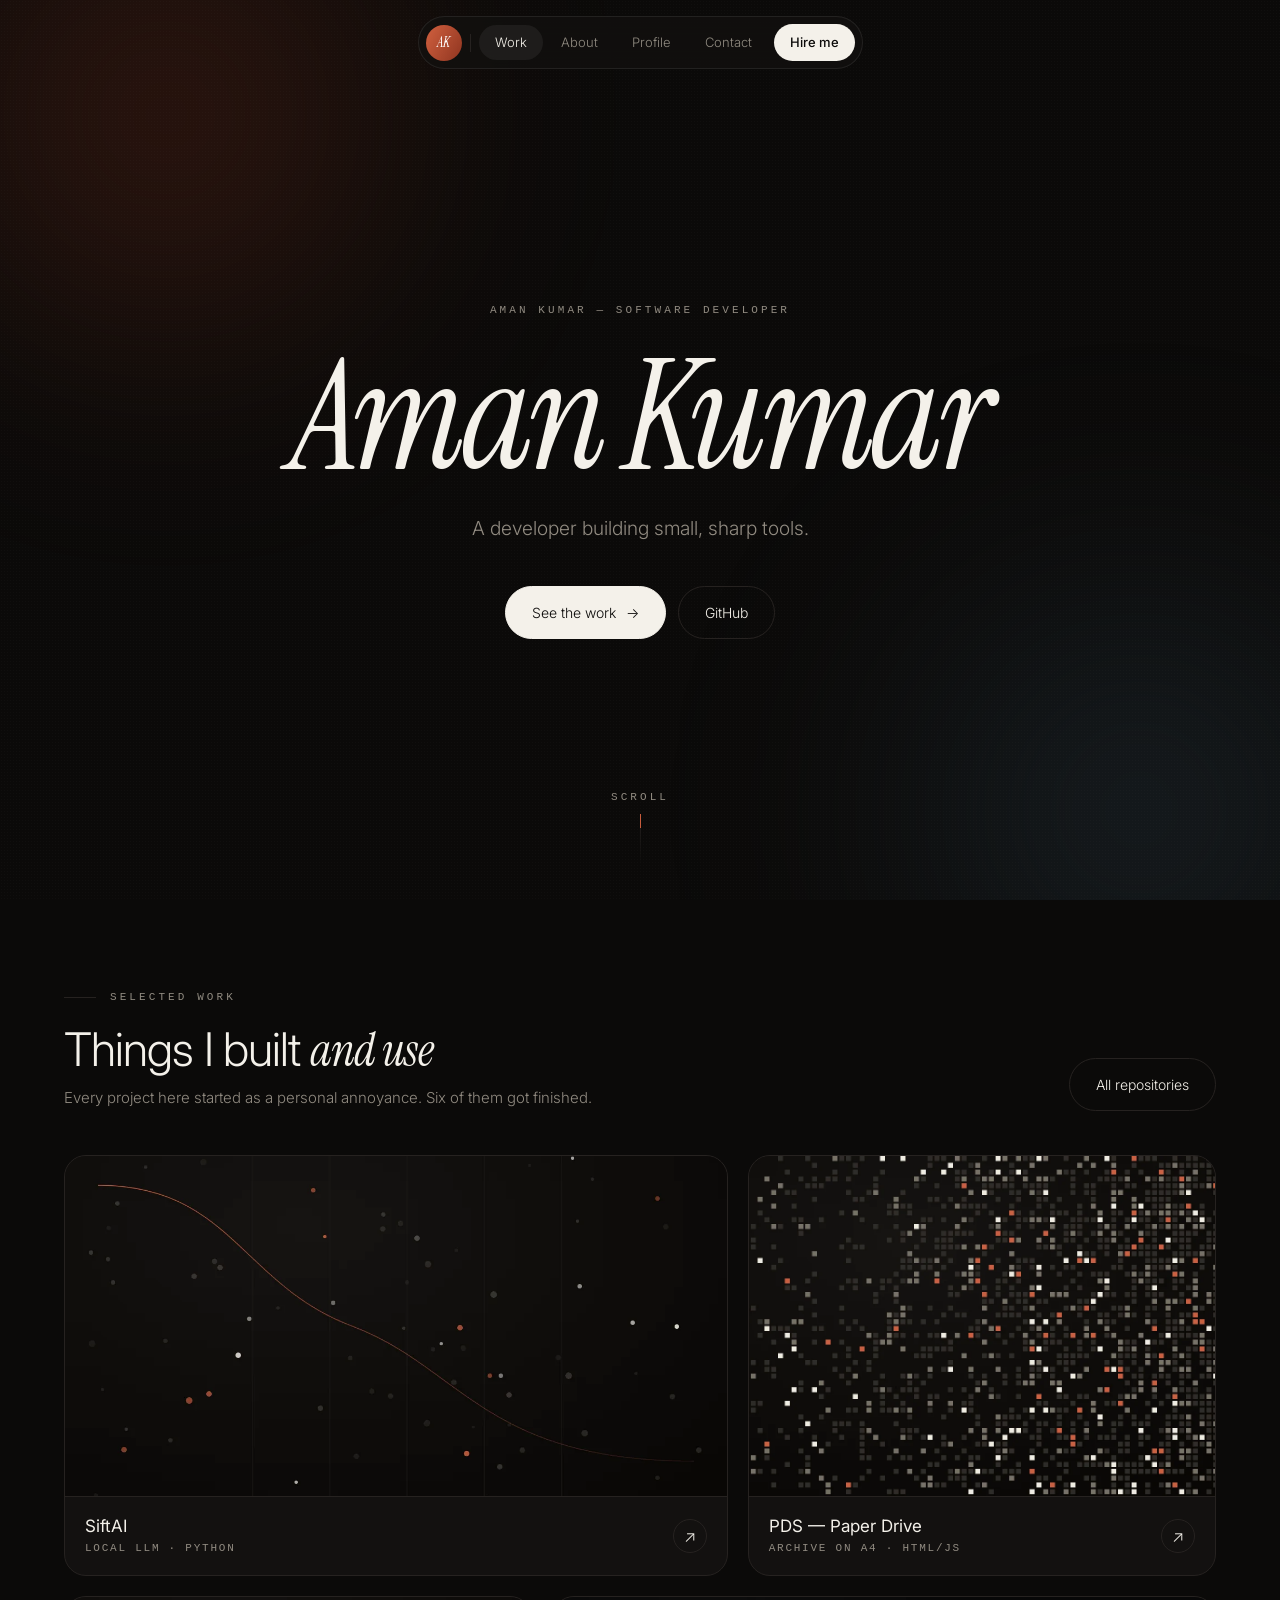
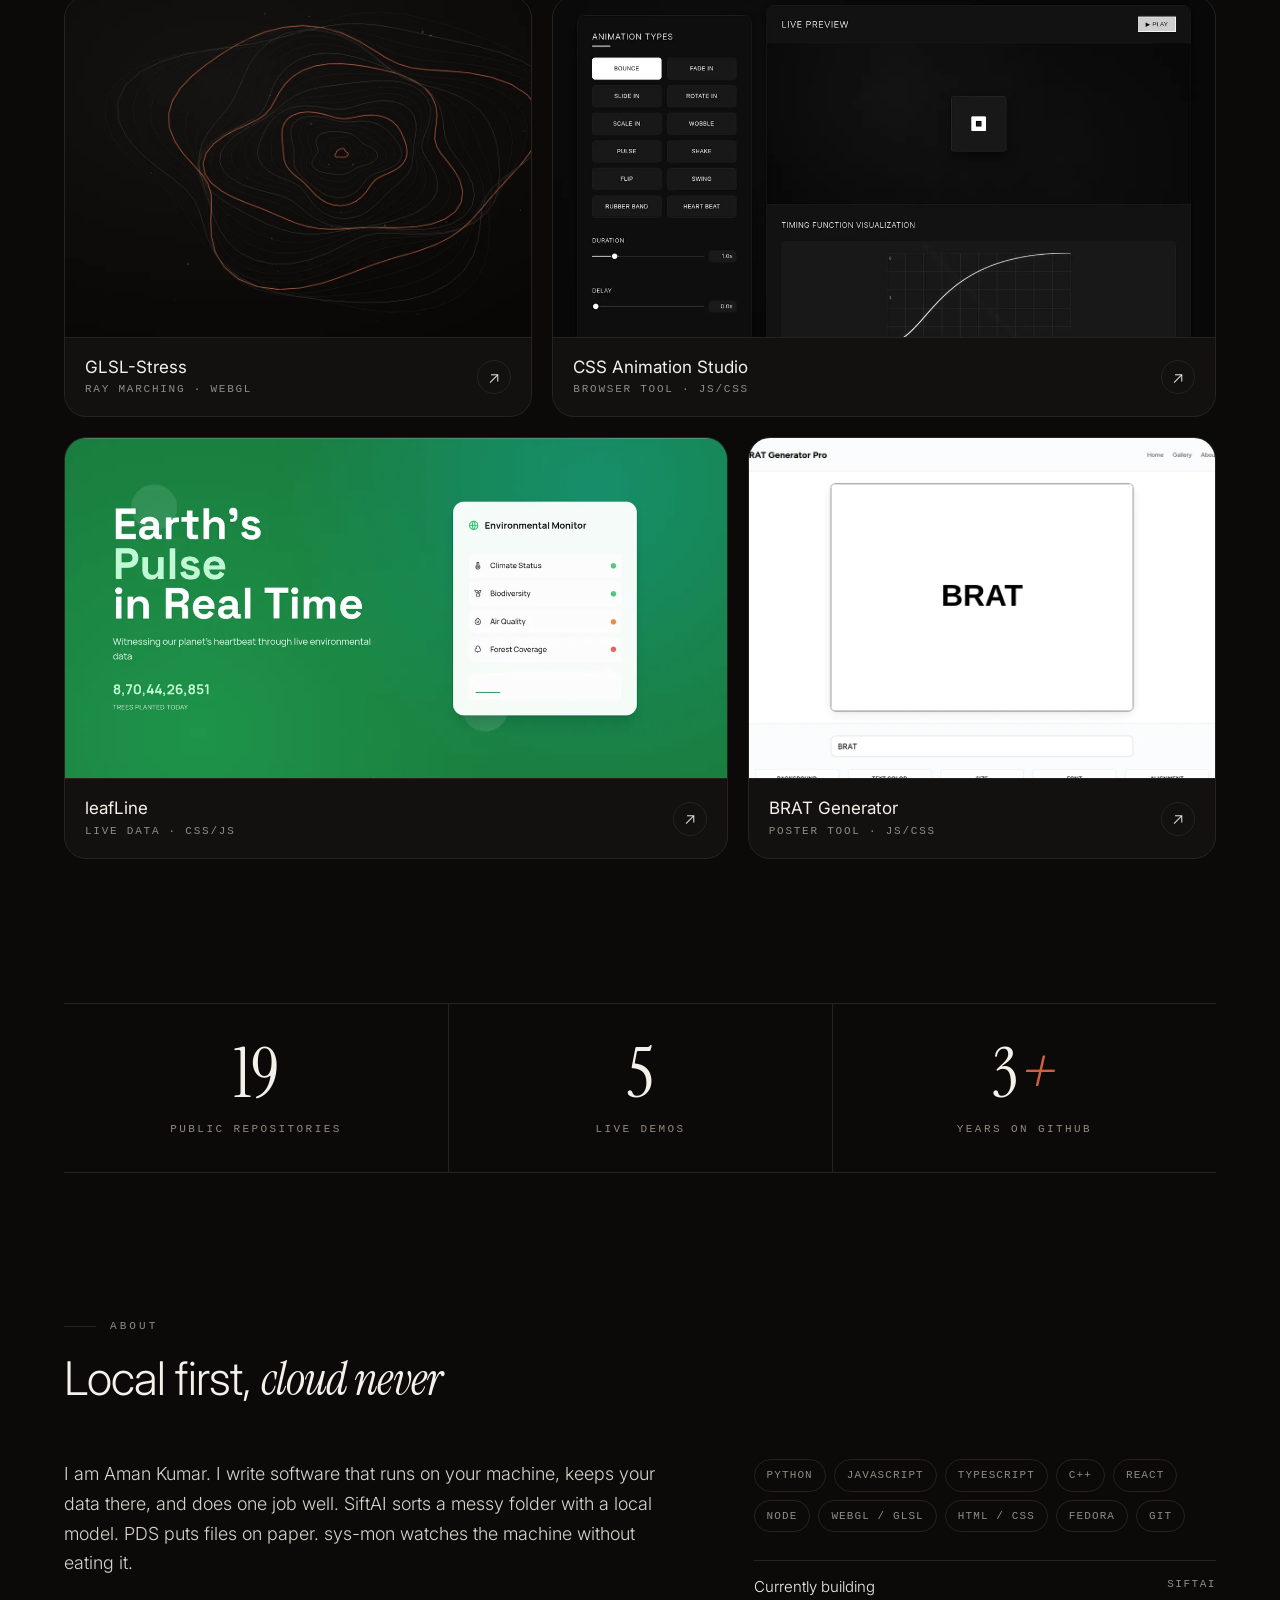
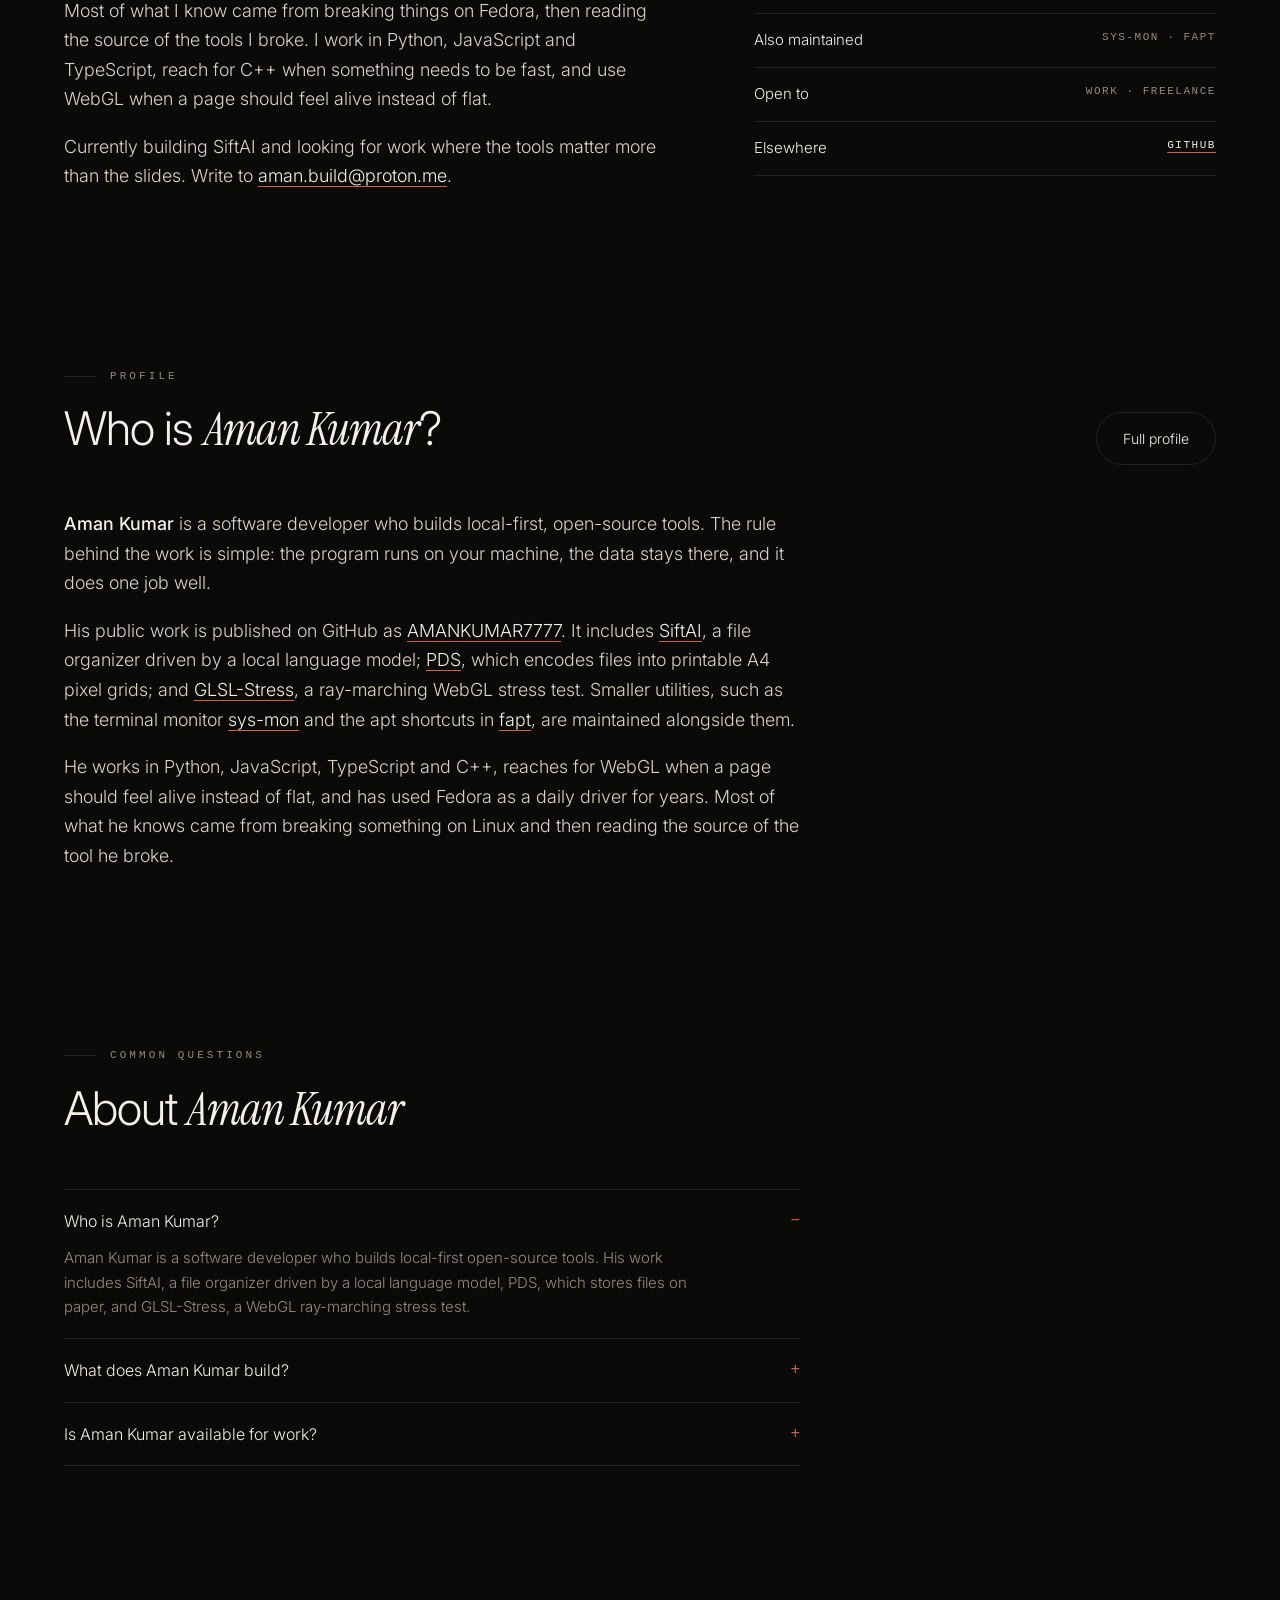
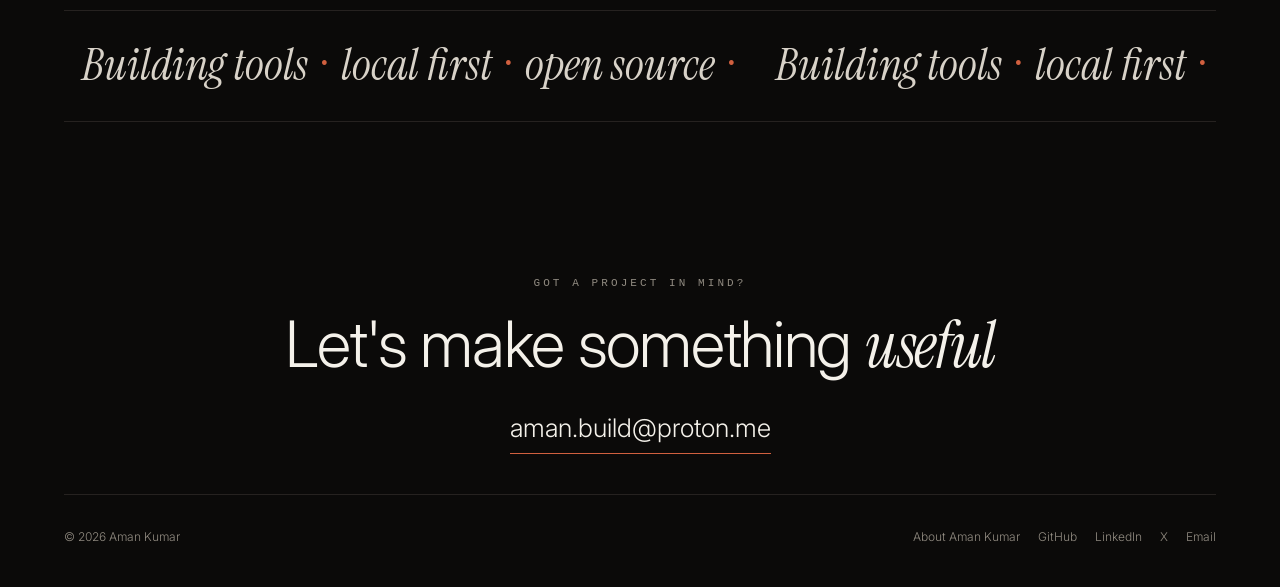
<file: index.html>
<!DOCTYPE html>
<html lang="en">
<head>
<meta charset="utf-8">
<meta name="viewport" content="width=device-width, initial-scale=1">

<title>Aman Kumar — Developer Building Local-First Tools</title>
<meta name="description" content="Aman Kumar is a developer who builds local-first open-source tools: SiftAI, PDS paper data storage, GLSL-Stress, sys-mon and fapt. Projects, writing and contact.">
<meta name="author" content="Aman Kumar">
<meta name="robots" content="index, follow, max-image-preview:large">
<link rel="canonical" href="https://amankumar7777.github.io/">
<link rel="icon" href="/favicon.svg" type="image/svg+xml">
<link rel="sitemap" href="/sitemap.xml" type="application/xml">
<link rel="preconnect" href="https://fonts.googleapis.com">
<link rel="preconnect" href="https://fonts.gstatic.com" crossorigin>
<link rel="stylesheet" href="/assets/style.css">

<meta property="og:type" content="profile">
<meta property="og:site_name" content="Aman Kumar">
<meta property="og:title" content="Aman Kumar — Developer Building Local-First Tools">
<meta property="og:description" content="Aman Kumar builds local-first open-source tools: SiftAI, PDS, GLSL-Stress, sys-mon and fapt.">
<meta property="og:url" content="https://amankumar7777.github.io/">
<meta property="og:image" content="https://amankumar7777.github.io/og.png">
<meta property="og:image:width" content="1200">
<meta property="og:image:height" content="630">
<meta property="og:image:alt" content="Aman Kumar — developer">
<meta property="og:locale" content="en_IN">
<meta property="profile:first_name" content="Aman">
<meta property="profile:last_name" content="Kumar">
<meta property="profile:username" content="AMANKUMAR7777">

<meta name="twitter:card" content="summary_large_image">
<meta name="twitter:creator" content="@AMANKUM49168830">
<meta name="twitter:title" content="Aman Kumar — Developer Building Local-First Tools">
<meta name="twitter:description" content="Aman Kumar builds local-first open-source tools: SiftAI, PDS, GLSL-Stress, sys-mon and fapt.">
<meta name="twitter:image" content="https://amankumar7777.github.io/og.png">
<meta name="theme-color" content="#0b0a09">

<script>document.documentElement.classList.add("js");</script>

<script type="application/ld+json">
{
  "@context": "https://schema.org",
  "@graph": [
    {
      "@type": "Person",
      "@id": "https://amankumar7777.github.io/#person",
      "name": "Aman Kumar",
      "givenName": "Aman",
      "familyName": "Kumar",
      "alternateName": ["AMANKUMAR7777", "aman kumar", "Aman Kumar 7777"],
      "disambiguatingDescription": "Developer of local-first open-source tools SiftAI, PDS and GLSL-Stress; known on GitHub as AMANKUMAR7777.",
      "url": "https://amankumar7777.github.io/",
      "mainEntityOfPage": "https://amankumar7777.github.io/",
      "image": "https://amankumar7777.github.io/og.png",
      "description": "Aman Kumar is a developer who builds focused open-source tools for the desktop and the browser.",
      "jobTitle": "Software Developer",
      "hasOccupation": {
        "@type": "Occupation",
        "name": "Software Developer",
        "skills": "Python, JavaScript, TypeScript, C++, WebGL, GLSL, Linux"
      },
      "knowsAbout": ["Python", "JavaScript", "TypeScript", "C++", "React", "Linux", "WebGL", "GLSL", "Large Language Models", "Web development"],
      "email": "mailto:aman.build@proton.me",
      "sameAs": [
        "https://github.com/AMANKUMAR7777",
        "https://www.linkedin.com/in/amankumar-builds/",
        "https://x.com/AMANKUM49168830"
      ]
    },
    {
      "@type": "WebSite",
      "@id": "https://amankumar7777.github.io/#website",
      "url": "https://amankumar7777.github.io/",
      "name": "Aman Kumar",
      "alternateName": "Aman Kumar — portfolio",
      "inLanguage": "en",
      "publisher": { "@id": "https://amankumar7777.github.io/#person" }
    },
    {
      "@type": "ProfilePage",
      "@id": "https://amankumar7777.github.io/#page",
      "url": "https://amankumar7777.github.io/",
      "name": "Aman Kumar — Developer Building Local-First Tools",
      "isPartOf": { "@id": "https://amankumar7777.github.io/#website" },
      "mainEntity": { "@id": "https://amankumar7777.github.io/#person" },
      "about": { "@id": "https://amankumar7777.github.io/#person" }
    },
    {
      "@type": "FAQPage",
      "@id": "https://amankumar7777.github.io/#faq",
      "mainEntity": [
        {
          "@type": "Question",
          "name": "Who is Aman Kumar?",
          "acceptedAnswer": {
            "@type": "Answer",
            "text": "Aman Kumar is a software developer who builds local-first open-source tools. His work includes SiftAI, a file organizer driven by a local language model, PDS, which stores files on paper, and GLSL-Stress, a WebGL ray-marching stress test."
          }
        },
        {
          "@type": "Question",
          "name": "What does Aman Kumar build?",
          "acceptedAnswer": {
            "@type": "Answer",
            "text": "Small desktop and browser tools that keep data on the user's machine. He works in Python, JavaScript, TypeScript and C++, and uses WebGL and GLSL for visual work. The public repositories are on GitHub as AMANKUMAR7777."
          }
        },
        {
          "@type": "Question",
          "name": "Is Aman Kumar available for work?",
          "acceptedAnswer": {
            "@type": "Answer",
            "text": "Yes. He is open to full-time roles and freelance work. Write to aman.build@proton.me."
          }
        }
      ]
    },
    {
      "@type": "ItemList",
      "@id": "https://amankumar7777.github.io/#work",
      "name": "Selected work by Aman Kumar",
      "itemListElement": [
        { "@type": "ListItem", "position": 1, "name": "SiftAI", "url": "https://github.com/AMANKUMAR7777/SiftAI" },
        { "@type": "ListItem", "position": 2, "name": "PDS — Paper Drive Storage", "url": "https://github.com/AMANKUMAR7777/PDS-Paper-Drive-Storage-" },
        { "@type": "ListItem", "position": 3, "name": "GLSL-Stress", "url": "https://glsl-stress.vercel.app" },
        { "@type": "ListItem", "position": 4, "name": "CSS Animation Studio", "url": "https://css-animation-studio-seven.vercel.app" },
        { "@type": "ListItem", "position": 5, "name": "leafLine", "url": "https://leaf-line.vercel.app" },
        { "@type": "ListItem", "position": 6, "name": "BRAT Generator", "url": "https://brat-generator-ashen.vercel.app" }
      ]
    }
  ]
}
</script>
</head>
<body>

<div class="nav-wrap">
  <nav class="nav" aria-label="Primary">
    <a class="nav__logo" href="#top" aria-label="Aman Kumar — top of page">AK</a>
    <span class="nav__div" aria-hidden="true"></span>
    <a class="nav__link" href="#work">Work</a>
    <a class="nav__link" href="#about">About</a>
    <a class="nav__link nav__link--desktop" href="/about.html">Profile</a>
    <a class="nav__link nav__link--desktop" href="#contact">Contact</a>
    <a class="nav__cta" href="mailto:aman.build@proton.me">Hire me</a>
  </nav>
</div>

<header class="hero" id="top">
  <div class="hero__glow hero__glow--a" aria-hidden="true"></div>
  <div class="hero__glow hero__glow--b" aria-hidden="true"></div>
  <div class="hero__grain" aria-hidden="true"></div>

  <div class="hero__inner">
    <p class="mono hero__eyebrow">Aman Kumar — software developer</p>
    <h1>Aman Kumar</h1>
    <p class="hero__role">A <span data-role>developer</span> building small, sharp tools.</p>
    <div class="hero__actions">
      <a class="btn btn--solid" href="#work">See the work <span class="btn__arrow" aria-hidden="true">→</span></a>
      <a class="btn btn--ghost" href="https://github.com/AMANKUMAR7777">GitHub</a>
    </div>
  </div>

  <a class="hero__scroll" href="#work" aria-label="Scroll to work">
    <span class="mono">Scroll</span>
    <span class="hero__scroll-line" aria-hidden="true"></span>
  </a>
</header>

<main>

  <section class="section" id="work">
    <div class="shell">
      <div class="sec-head reveal">
        <div>
          <div class="sec-head__eyebrow">
            <span class="sec-head__rule" aria-hidden="true"></span>
            <span class="mono">Selected work</span>
          </div>
          <h2>Things I built <em>and use</em></h2>
          <p>Every project here started as a personal annoyance. Six of them got finished.</p>
        </div>
        <a class="btn btn--ghost" href="https://github.com/AMANKUMAR7777?tab=repositories">All repositories</a>
      </div>

      <div class="work-grid">
        <a class="card card--wide reveal" href="https://github.com/AMANKUMAR7777/SiftAI">
          <span class="card__media">
            <img src="/assets/siftai.webp" alt="SiftAI — file organizer driven by a local LLM" width="1200" height="750" loading="lazy" decoding="async">
          </span>
          <span class="card__body">
            <span>
              <span class="card__title">SiftAI</span>
              <span class="card__meta">Local LLM · Python</span>
            </span>
            <span class="card__go" aria-hidden="true">↗</span>
          </span>
        </a>

        <a class="card card--narrow reveal" href="https://github.com/AMANKUMAR7777/PDS-Paper-Drive-Storage-">
          <span class="card__media">
            <img src="/assets/pds.webp" alt="PDS — paper data storage pixel grid" width="1200" height="750" loading="lazy" decoding="async">
          </span>
          <span class="card__body">
            <span>
              <span class="card__title">PDS — Paper Drive</span>
              <span class="card__meta">Archive on A4 · HTML/JS</span>
            </span>
            <span class="card__go" aria-hidden="true">↗</span>
          </span>
        </a>

        <a class="card card--narrow reveal" href="https://glsl-stress.vercel.app">
          <span class="card__media">
            <img src="/assets/glsl.webp" alt="Ray-marched contour field rendered by GLSL-Stress" width="1200" height="750" loading="lazy" decoding="async">
          </span>
          <span class="card__body">
            <span>
              <span class="card__title">GLSL-Stress</span>
              <span class="card__meta">Ray marching · WebGL</span>
            </span>
            <span class="card__go" aria-hidden="true">↗</span>
          </span>
        </a>

        <a class="card card--wide reveal" href="https://css-animation-studio-seven.vercel.app">
          <span class="card__media">
            <img src="/assets/css-animation-studio.webp" alt="CSS Animation Studio interface with live preview and timing curve" width="1200" height="750" loading="lazy" decoding="async">
          </span>
          <span class="card__body">
            <span>
              <span class="card__title">CSS Animation Studio</span>
              <span class="card__meta">Browser tool · JS/CSS</span>
            </span>
            <span class="card__go" aria-hidden="true">↗</span>
          </span>
        </a>

        <a class="card card--wide reveal" href="https://leaf-line.vercel.app">
          <span class="card__media">
            <img src="/assets/leaf-line.webp" alt="leafLine landing page showing live environmental data" width="1200" height="750" loading="lazy" decoding="async">
          </span>
          <span class="card__body">
            <span>
              <span class="card__title">leafLine</span>
              <span class="card__meta">Live data · CSS/JS</span>
            </span>
            <span class="card__go" aria-hidden="true">↗</span>
          </span>
        </a>

        <a class="card card--narrow reveal" href="https://brat-generator-ashen.vercel.app">
          <span class="card__media">
            <img src="/assets/brat-generator.webp" alt="BRAT Generator Pro — a poster tool with live text preview" width="1200" height="750" loading="lazy" decoding="async">
          </span>
          <span class="card__body">
            <span>
              <span class="card__title">BRAT Generator</span>
              <span class="card__meta">Poster tool · JS/CSS</span>
            </span>
            <span class="card__go" aria-hidden="true">↗</span>
          </span>
        </a>
      </div>
    </div>
  </section>

  <section class="section section--tight">
    <div class="shell">
      <div class="stats">
        <div class="stat reveal">
          <span class="stat__num"><span data-count="20">20</span></span>
          <span class="stat__label">Public repositories</span>
        </div>
        <div class="stat reveal">
          <span class="stat__num"><span data-count="5">5</span></span>
          <span class="stat__label">Live demos</span>
        </div>
        <div class="stat reveal">
          <span class="stat__num"><span data-count="3">3</span><em>+</em></span>
          <span class="stat__label">Years on GitHub</span>
        </div>
      </div>
    </div>
  </section>

  <section class="section" id="about">
    <div class="shell">
      <div class="sec-head reveal">
        <div>
          <div class="sec-head__eyebrow">
            <span class="sec-head__rule" aria-hidden="true"></span>
            <span class="mono">About</span>
          </div>
          <h2>Local first, <em>cloud never</em></h2>
        </div>
      </div>

      <div class="about">
        <div class="reveal">
          <p>
            I am Aman Kumar. I write software that runs on your machine, keeps your data there, and
            does one job well. SiftAI sorts a messy folder with a local model. PDS puts files on
            paper. sys-mon watches the machine without eating it.
          </p>
          <p>
            Most of what I know came from breaking things on Fedora, then reading the source of the
            tools I broke. I work in Python, JavaScript and TypeScript, reach for C++ when something
            needs to be fast, and use WebGL when a page should feel alive instead of flat.
          </p>
          <p>
            Currently building SiftAI and looking for work where the tools matter more than the
            slides. Write to <a href="mailto:aman.build@proton.me">aman.build@proton.me</a>.
          </p>
        </div>

        <div class="reveal">
          <ul class="chips" aria-label="Languages and tools">
            <li class="chip">Python</li>
            <li class="chip">JavaScript</li>
            <li class="chip">TypeScript</li>
            <li class="chip">C++</li>
            <li class="chip">React</li>
            <li class="chip">Node</li>
            <li class="chip">WebGL / GLSL</li>
            <li class="chip">HTML / CSS</li>
            <li class="chip">Fedora</li>
            <li class="chip">Git</li>
          </ul>

          <ul class="now-list" style="margin-top: 28px">
            <li><span>Currently building</span><span>SiftAI</span></li>
            <li><span>Also maintained</span><span>sys-mon · fapt</span></li>
            <li><span>Open to</span><span>Work · freelance</span></li>
            <li><span>Elsewhere</span><span><a href="https://github.com/AMANKUMAR7777">GitHub</a></span></li>
          </ul>
        </div>
      </div>
    </div>
  </section>

  <section class="section" id="profile">
    <div class="shell">
      <div class="sec-head reveal">
        <div>
          <div class="sec-head__eyebrow">
            <span class="sec-head__rule" aria-hidden="true"></span>
            <span class="mono">Profile</span>
          </div>
          <h2>Who is <em>Aman Kumar</em>?</h2>
        </div>
        <a class="btn btn--ghost" href="/about.html">Full profile</a>
      </div>

      <div class="prose reveal">
        <p>
          <strong>Aman Kumar</strong> is a software developer who builds local-first, open-source
          tools. The rule behind the work is simple: the program runs on your machine, the data
          stays there, and it does one job well.
        </p>
        <p>
          His public work is published on GitHub as
          <a href="https://github.com/AMANKUMAR7777">AMANKUMAR7777</a>. It includes
          <a href="https://github.com/AMANKUMAR7777/SiftAI">SiftAI</a>, a file organizer driven by a
          local language model; <a href="https://github.com/AMANKUMAR7777/PDS-Paper-Drive-Storage-">PDS</a>,
          which encodes files into printable A4 pixel grids; and
          <a href="https://glsl-stress.vercel.app">GLSL-Stress</a>, a ray-marching WebGL stress test.
          Smaller utilities, such as the terminal monitor
          <a href="https://github.com/AMANKUMAR7777/sys-mon">sys-mon</a> and the apt shortcuts in
          <a href="https://github.com/AMANKUMAR7777/fapt">fapt</a>, are maintained alongside them.
        </p>
        <p>
          He works in Python, JavaScript, TypeScript and C++, reaches for WebGL when a page should
          feel alive instead of flat, and has used Fedora as a daily driver for years. Most of what
          he knows came from breaking something on Linux and then reading the source of the tool he
          broke.
        </p>
      </div>
    </div>
  </section>

  <section class="section" id="faq">
    <div class="shell">
      <div class="sec-head reveal">
        <div>
          <div class="sec-head__eyebrow">
            <span class="sec-head__rule" aria-hidden="true"></span>
            <span class="mono">Common questions</span>
          </div>
          <h2>About <em>Aman Kumar</em></h2>
        </div>
      </div>

      <div class="faq reveal">
        <details class="faq__item" open>
          <summary class="faq__q">Who is Aman Kumar?</summary>
          <p class="faq__a">
            Aman Kumar is a software developer who builds local-first open-source tools. His work
            includes SiftAI, a file organizer driven by a local language model, PDS, which stores
            files on paper, and GLSL-Stress, a WebGL ray-marching stress test.
          </p>
        </details>
        <details class="faq__item">
          <summary class="faq__q">What does Aman Kumar build?</summary>
          <p class="faq__a">
            Small desktop and browser tools that keep data on the user's machine. He works in
            Python, JavaScript, TypeScript and C++, and uses WebGL and GLSL for visual work. The
            public repositories are on GitHub as
            <a href="https://github.com/AMANKUMAR7777">AMANKUMAR7777</a>.
          </p>
        </details>
        <details class="faq__item">
          <summary class="faq__q">Is Aman Kumar available for work?</summary>
          <p class="faq__a">
            Yes. He is open to full-time roles and freelance work. Write to
            <a href="mailto:aman.build@proton.me">aman.build@proton.me</a>.
          </p>
        </details>
      </div>
    </div>
  </section>

  <section class="section section--tight">
    <div class="shell">
      <div class="marquee" aria-hidden="true">
        <div class="marquee__track">
          <span>Building tools <i>·</i> local first <i>·</i> open source <i>·</i></span>
          <span>Building tools <i>·</i> local first <i>·</i> open source <i>·</i></span>
        </div>
      </div>
    </div>
  </section>

  <section class="contact" id="contact">
    <div class="shell">
      <p class="mono contact__eyebrow">Got a project in mind?</p>
      <h2>Let's make something <em>useful</em></h2>
      <a class="contact__mail" href="mailto:aman.build@proton.me">aman.build@proton.me</a>
    </div>
  </section>

</main>

<footer>
  <div class="shell">
    <div class="foot">
      <span>© <span data-year>2026</span> Aman Kumar</span>
      <ul class="foot__links">
        <li><a href="/about.html">About Aman Kumar</a></li>
        <li><a rel="me" href="https://github.com/AMANKUMAR7777">GitHub</a></li>
        <li><a rel="me" href="https://www.linkedin.com/in/amankumar-builds/">LinkedIn</a></li>
        <li><a rel="me" href="https://x.com/AMANKUM49168830">X</a></li>
        <li><a href="mailto:aman.build@proton.me">Email</a></li>
      </ul>
    </div>
  </div>
</footer>

<script src="/assets/main.js" defer></script>
</body>
</html>
</file>
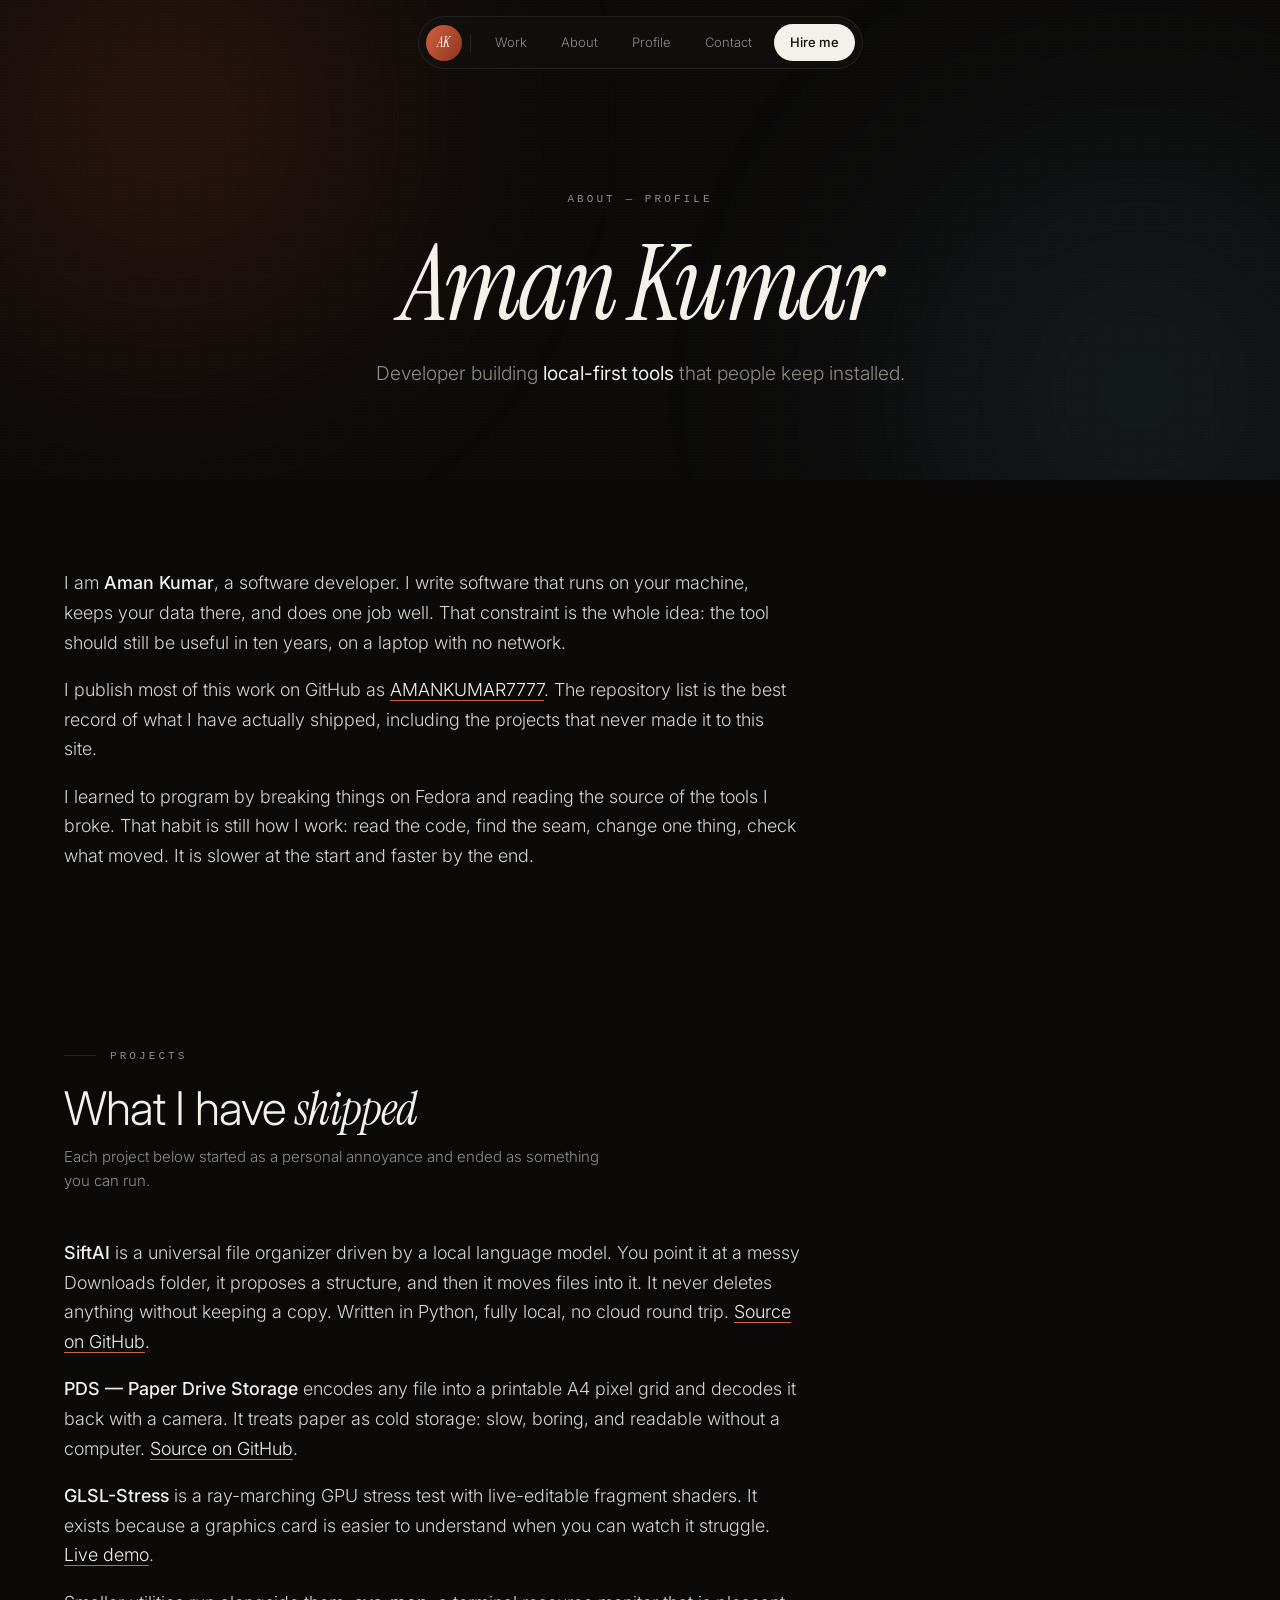
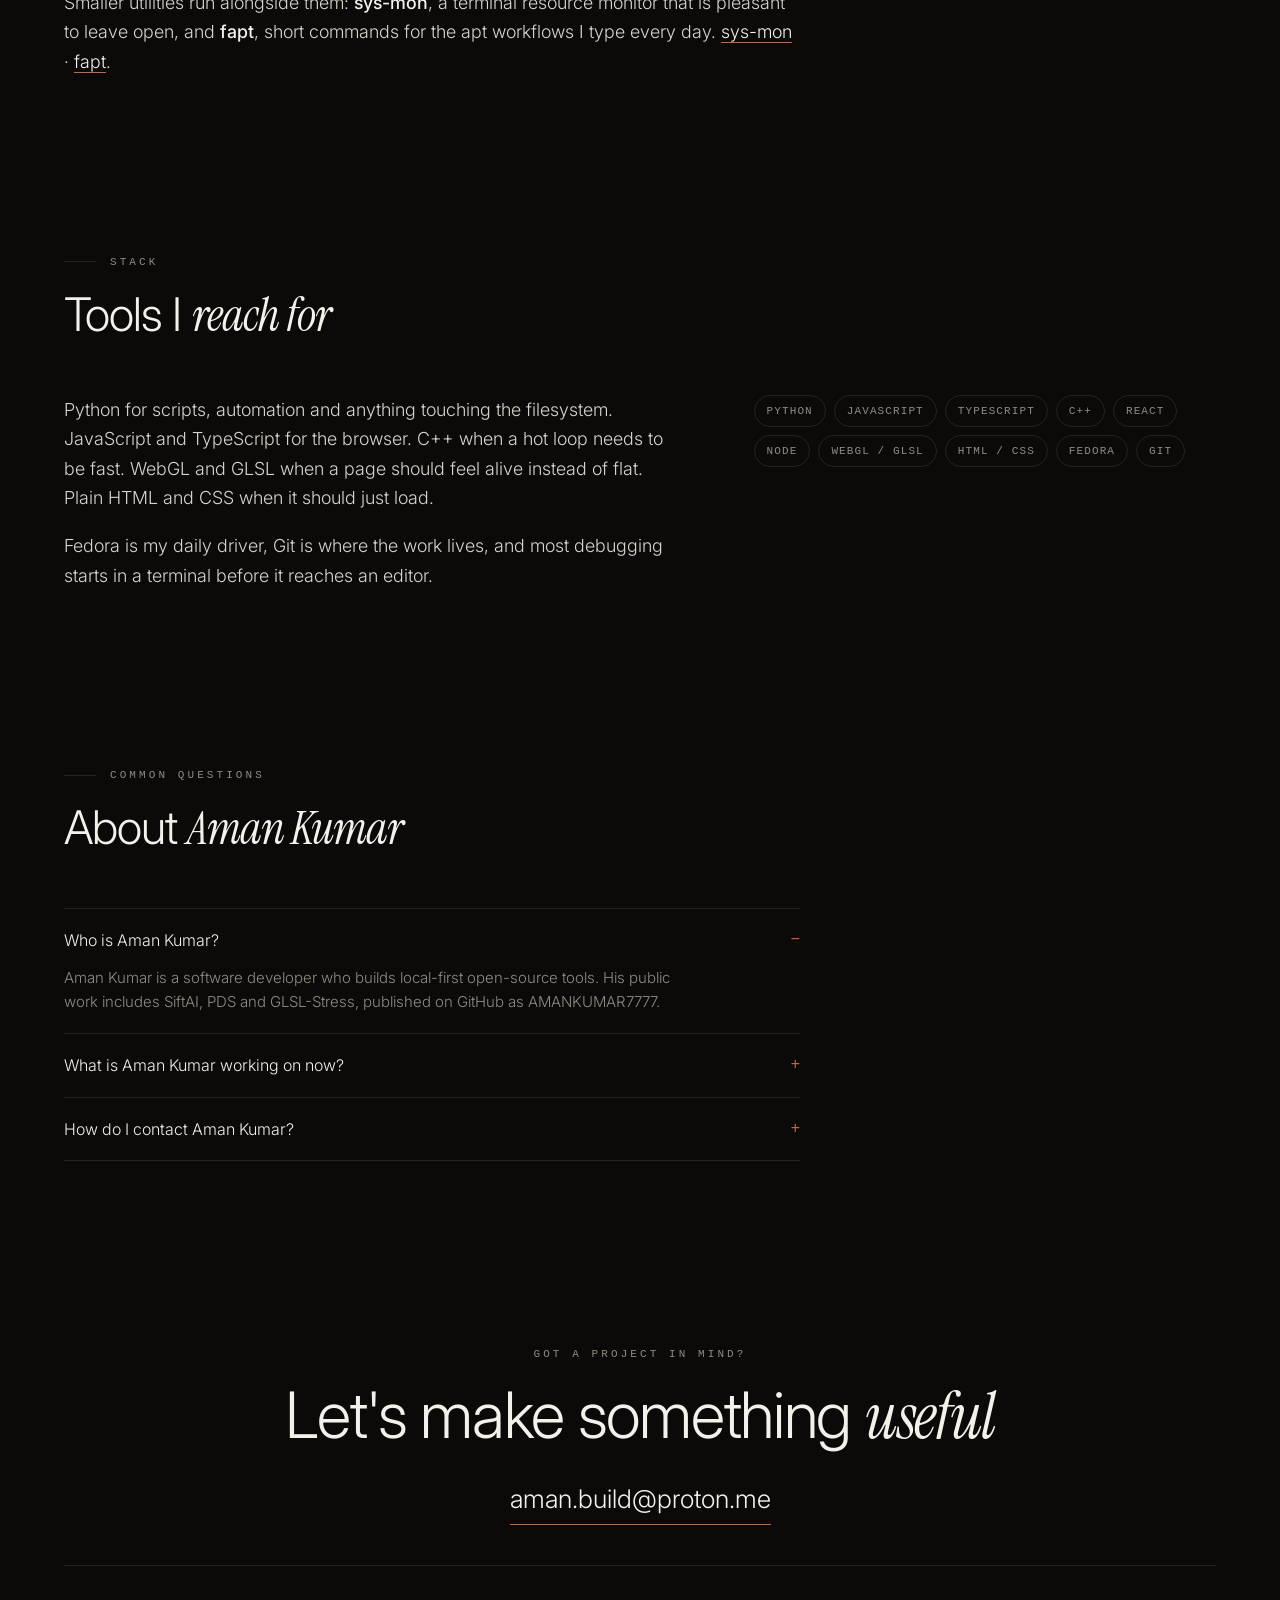
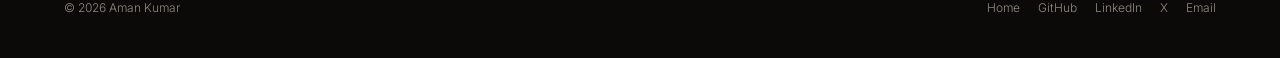
<file: about.html>
<!DOCTYPE html>
<html lang="en">
<head>
<meta charset="utf-8">
<meta name="viewport" content="width=device-width, initial-scale=1">

<title>About Aman Kumar — Developer, Projects and Background</title>
<meta name="description" content="About Aman Kumar, a developer who builds local-first open-source tools. Background, projects including SiftAI and PDS, the stack he works in, and how to get in touch.">
<meta name="author" content="Aman Kumar">
<meta name="robots" content="index, follow, max-image-preview:large">
<link rel="canonical" href="https://amankumar7777.github.io/about.html">
<link rel="icon" href="/favicon.svg" type="image/svg+xml">
<link rel="sitemap" href="/sitemap.xml" type="application/xml">
<link rel="preconnect" href="https://fonts.googleapis.com">
<link rel="preconnect" href="https://fonts.gstatic.com" crossorigin>
<link rel="stylesheet" href="/assets/style.css">

<meta property="og:type" content="profile">
<meta property="og:site_name" content="Aman Kumar">
<meta property="og:title" content="About Aman Kumar — Developer">
<meta property="og:description" content="Background, projects and stack of Aman Kumar, a developer building local-first open-source tools.">
<meta property="og:url" content="https://amankumar7777.github.io/about.html">
<meta property="og:image" content="https://amankumar7777.github.io/og.png">
<meta property="og:image:alt" content="Aman Kumar — developer">
<meta property="profile:first_name" content="Aman">
<meta property="profile:last_name" content="Kumar">

<meta name="twitter:card" content="summary_large_image">
<meta name="twitter:creator" content="@AMANKUM49168830">
<meta name="twitter:title" content="About Aman Kumar — Developer">
<meta name="twitter:description" content="Background, projects and stack of Aman Kumar, a developer building local-first open-source tools.">
<meta name="twitter:image" content="https://amankumar7777.github.io/og.png">
<meta name="theme-color" content="#0b0a09">

<script>document.documentElement.classList.add("js");</script>

<script type="application/ld+json">
{
  "@context": "https://schema.org",
  "@graph": [
    {
      "@type": "Person",
      "@id": "https://amankumar7777.github.io/#person",
      "name": "Aman Kumar",
      "givenName": "Aman",
      "familyName": "Kumar",
      "alternateName": ["AMANKUMAR7777", "aman kumar"],
      "url": "https://amankumar7777.github.io/",
      "image": "https://amankumar7777.github.io/og.png",
      "description": "Aman Kumar is a developer who builds local-first open-source tools for the desktop and the browser.",
      "jobTitle": "Software Developer",
      "knowsAbout": ["Python", "JavaScript", "TypeScript", "C++", "React", "Linux", "WebGL", "GLSL"],
      "email": "mailto:aman.build@proton.me",
      "sameAs": [
        "https://github.com/AMANKUMAR7777",
        "https://www.linkedin.com/in/amankumar-builds/",
        "https://x.com/AMANKUM49168830"
      ]
    },
    {
      "@type": "WebSite",
      "@id": "https://amankumar7777.github.io/#website",
      "url": "https://amankumar7777.github.io/",
      "name": "Aman Kumar",
      "inLanguage": "en",
      "publisher": { "@id": "https://amankumar7777.github.io/#person" }
    },
    {
      "@type": "AboutPage",
      "@id": "https://amankumar7777.github.io/about.html#page",
      "url": "https://amankumar7777.github.io/about.html",
      "name": "About Aman Kumar — Developer, Projects and Background",
      "isPartOf": { "@id": "https://amankumar7777.github.io/#website" },
      "mainEntity": { "@id": "https://amankumar7777.github.io/#person" },
      "inLanguage": "en"
    },
    {
      "@type": "BreadcrumbList",
      "@id": "https://amankumar7777.github.io/about.html#breadcrumb",
      "itemListElement": [
        { "@type": "ListItem", "position": 1, "name": "Aman Kumar", "item": "https://amankumar7777.github.io/" },
        { "@type": "ListItem", "position": 2, "name": "About", "item": "https://amankumar7777.github.io/about.html" }
      ]
    }
  ]
}
</script>
</head>
<body>

<div class="nav-wrap">
  <nav class="nav" aria-label="Primary">
    <a class="nav__logo" href="/#top" aria-label="Aman Kumar — home">AK</a>
    <span class="nav__div" aria-hidden="true"></span>
    <a class="nav__link" href="/#work">Work</a>
    <a class="nav__link" href="/#about">About</a>
    <a class="nav__link nav__link--desktop" href="/about.html" aria-current="true">Profile</a>
    <a class="nav__link nav__link--desktop" href="/#contact">Contact</a>
    <a class="nav__cta" href="mailto:aman.build@proton.me">Hire me</a>
  </nav>
</div>

<header class="hero hero--page" id="top">
  <div class="hero__glow hero__glow--a" aria-hidden="true"></div>
  <div class="hero__glow hero__glow--b" aria-hidden="true"></div>
  <div class="hero__grain" aria-hidden="true"></div>

  <div class="hero__inner">
    <p class="mono hero__eyebrow">About — profile</p>
    <h1>Aman Kumar</h1>
    <p class="hero__role">Developer building <b>local-first tools</b> that people keep installed.</p>
  </div>
</header>

<main>

  <section class="section">
    <div class="shell">
      <div class="prose reveal">
        <p>
          I am <strong>Aman Kumar</strong>, a software developer. I write software that runs on your
          machine, keeps your data there, and does one job well. That constraint is the whole idea:
          the tool should still be useful in ten years, on a laptop with no network.
        </p>
        <p>
          I publish most of this work on GitHub as
          <a href="https://github.com/AMANKUMAR7777">AMANKUMAR7777</a>. The repository list is the
          best record of what I have actually shipped, including the projects that never made it to
          this site.
        </p>
        <p>
          I learned to program by breaking things on Fedora and reading the source of the tools I
          broke. That habit is still how I work: read the code, find the seam, change one thing,
          check what moved. It is slower at the start and faster by the end.
        </p>
      </div>
    </div>
  </section>

  <section class="section" id="projects">
    <div class="shell">
      <div class="sec-head reveal">
        <div>
          <div class="sec-head__eyebrow">
            <span class="sec-head__rule" aria-hidden="true"></span>
            <span class="mono">Projects</span>
          </div>
          <h2>What I have <em>shipped</em></h2>
          <p>Each project below started as a personal annoyance and ended as something you can run.</p>
        </div>
      </div>

      <div class="prose reveal">
        <p>
          <strong>SiftAI</strong> is a universal file organizer driven by a local language model.
          You point it at a messy Downloads folder, it proposes a structure, and then it moves
          files into it. It never deletes anything without keeping a copy. Written in Python, fully
          local, no cloud round trip.
          <a href="https://github.com/AMANKUMAR7777/SiftAI">Source on GitHub</a>.
        </p>
        <p>
          <strong>PDS — Paper Drive Storage</strong> encodes any file into a printable A4 pixel grid
          and decodes it back with a camera. It treats paper as cold storage: slow, boring, and
          readable without a computer.
          <a href="https://github.com/AMANKUMAR7777/PDS-Paper-Drive-Storage-">Source on GitHub</a>.
        </p>
        <p>
          <strong>GLSL-Stress</strong> is a ray-marching GPU stress test with live-editable fragment
          shaders. It exists because a graphics card is easier to understand when you can watch it
          struggle. <a href="https://glsl-stress.vercel.app">Live demo</a>.
        </p>
        <p>
          Smaller utilities run alongside them: <strong>sys-mon</strong>, a terminal resource
          monitor that is pleasant to leave open, and <strong>fapt</strong>, short commands for the
          apt workflows I type every day.
          <a href="https://github.com/AMANKUMAR7777/sys-mon">sys-mon</a> ·
          <a href="https://github.com/AMANKUMAR7777/fapt">fapt</a>.
        </p>
      </div>
    </div>
  </section>

  <section class="section" id="stack">
    <div class="shell">
      <div class="sec-head reveal">
        <div>
          <div class="sec-head__eyebrow">
            <span class="sec-head__rule" aria-hidden="true"></span>
            <span class="mono">Stack</span>
          </div>
          <h2>Tools I <em>reach for</em></h2>
        </div>
      </div>

      <div class="about">
        <div class="prose reveal">
          <p>
            Python for scripts, automation and anything touching the filesystem. JavaScript and
            TypeScript for the browser. C++ when a hot loop needs to be fast. WebGL and GLSL when a
            page should feel alive instead of flat. Plain HTML and CSS when it should just load.
          </p>
          <p>
            Fedora is my daily driver, Git is where the work lives, and most debugging starts in a
            terminal before it reaches an editor.
          </p>
        </div>

        <div class="reveal">
          <ul class="chips" aria-label="Languages and tools">
            <li class="chip">Python</li>
            <li class="chip">JavaScript</li>
            <li class="chip">TypeScript</li>
            <li class="chip">C++</li>
            <li class="chip">React</li>
            <li class="chip">Node</li>
            <li class="chip">WebGL / GLSL</li>
            <li class="chip">HTML / CSS</li>
            <li class="chip">Fedora</li>
            <li class="chip">Git</li>
          </ul>
        </div>
      </div>
    </div>
  </section>

  <section class="section" id="faq">
    <div class="shell">
      <div class="sec-head reveal">
        <div>
          <div class="sec-head__eyebrow">
            <span class="sec-head__rule" aria-hidden="true"></span>
            <span class="mono">Common questions</span>
          </div>
          <h2>About <em>Aman Kumar</em></h2>
        </div>
      </div>

      <div class="faq reveal">
        <details class="faq__item" open>
          <summary class="faq__q">Who is Aman Kumar?</summary>
          <p class="faq__a">
            Aman Kumar is a software developer who builds local-first open-source tools. His public
            work includes SiftAI, PDS and GLSL-Stress, published on GitHub as AMANKUMAR7777.
          </p>
        </details>
        <details class="faq__item">
          <summary class="faq__q">What is Aman Kumar working on now?</summary>
          <p class="faq__a">
            SiftAI, a file organizer driven by a local language model, plus maintenance on sys-mon
            and fapt.
          </p>
        </details>
        <details class="faq__item">
          <summary class="faq__q">How do I contact Aman Kumar?</summary>
          <p class="faq__a">
            Email <a href="mailto:aman.build@proton.me">aman.build@proton.me</a>. He is also on
            <a href="https://github.com/AMANKUMAR7777">GitHub</a>,
            <a href="https://www.linkedin.com/in/amankumar-builds/">LinkedIn</a> and
            <a href="https://x.com/AMANKUM49168830">X</a>.
          </p>
        </details>
      </div>
    </div>
  </section>

  <section class="contact" id="contact">
    <div class="shell">
      <p class="mono contact__eyebrow">Got a project in mind?</p>
      <h2>Let's make something <em>useful</em></h2>
      <a class="contact__mail" href="mailto:aman.build@proton.me">aman.build@proton.me</a>
    </div>
  </section>

</main>

<footer>
  <div class="shell">
    <div class="foot">
      <span>© <span data-year>2026</span> Aman Kumar</span>
      <ul class="foot__links">
        <li><a href="/">Home</a></li>
        <li><a rel="me" href="https://github.com/AMANKUMAR7777">GitHub</a></li>
        <li><a rel="me" href="https://www.linkedin.com/in/amankumar-builds/">LinkedIn</a></li>
        <li><a rel="me" href="https://x.com/AMANKUM49168830">X</a></li>
        <li><a href="mailto:aman.build@proton.me">Email</a></li>
      </ul>
    </div>
  </div>
</footer>

<script src="/assets/main.js" defer></script>
</body>
</html>
</file>
<file: assets/style.css>
@import url("https://fonts.googleapis.com/css2?family=Instrument+Serif:ital@0;1&family=Inter:wght@300;400;500;600&display=swap");

:root {
  --bg: #0b0a09;
  --surface: #131110;
  --surface-2: #1a1715;
  --stroke: #262220;
  --text: #f4f1ea;
  --muted: #918b81;
  --accent: #d1603f;
  --max: 1200px;
  --ease: cubic-bezier(0.25, 0.1, 0.25, 1);
}

*,
*::before,
*::after {
  box-sizing: border-box;
}

html {
  scroll-behavior: smooth;
  -webkit-text-size-adjust: 100%;
}

body {
  margin: 0;
  background: var(--bg);
  color: var(--text);
  font-family: Inter, ui-sans-serif, system-ui, sans-serif;
  font-weight: 300;
  font-size: 16px;
  line-height: 1.65;
  -webkit-font-smoothing: antialiased;
}

img {
  display: block;
  max-width: 100%;
}

a {
  color: inherit;
}

::selection {
  background: var(--accent);
  color: #fff;
}

:focus-visible {
  outline: 2px solid var(--accent);
  outline-offset: 3px;
  border-radius: 4px;
}

.display {
  font-family: "Instrument Serif", Georgia, serif;
  font-weight: 400;
  letter-spacing: -0.015em;
}

.mono {
  font-family: ui-monospace, SFMono-Regular, Menlo, Consolas, monospace;
  font-size: 11px;
  letter-spacing: 0.28em;
  text-transform: uppercase;
  color: var(--muted);
}

.shell {
  width: 100%;
  max-width: var(--max);
  margin: 0 auto;
  padding: 0 24px;
}

/* ---------- nav ---------- */

.nav-wrap {
  position: fixed;
  inset: 16px 0 auto;
  z-index: 50;
  display: flex;
  justify-content: center;
  pointer-events: none;
  padding: 0 16px;
}

.nav {
  pointer-events: auto;
  display: inline-flex;
  align-items: center;
  gap: 2px;
  padding: 7px;
  border: 1px solid rgba(255, 255, 255, 0.08);
  border-radius: 999px;
  background: rgba(19, 17, 16, 0.72);
  backdrop-filter: blur(14px);
  transition: box-shadow 0.4s var(--ease);
}

.nav.is-scrolled {
  box-shadow: 0 12px 40px rgba(0, 0, 0, 0.55);
}

.nav__logo {
  position: relative;
  display: grid;
  place-items: center;
  width: 36px;
  height: 36px;
  border-radius: 999px;
  text-decoration: none;
  font-family: "Instrument Serif", Georgia, serif;
  font-style: italic;
  font-size: 14px;
  background: linear-gradient(120deg, #d1603f, #8f3520);
  color: #fff;
  transition: transform 0.3s var(--ease);
}

.nav__logo:hover {
  transform: scale(1.08);
}

.nav__div {
  width: 1px;
  height: 18px;
  margin: 0 6px;
  background: var(--stroke);
}

.nav__link {
  padding: 7px 16px;
  border-radius: 999px;
  font-size: 13px;
  color: var(--muted);
  text-decoration: none;
  transition: color 0.25s var(--ease), background 0.25s var(--ease);
}

.nav__link:hover,
.nav__link[aria-current="true"] {
  color: var(--text);
  background: rgba(255, 255, 255, 0.06);
}

.nav__cta {
  margin-left: 4px;
  padding: 8px 16px;
  border-radius: 999px;
  background: var(--text);
  color: #0b0a09;
  font-size: 13px;
  font-weight: 500;
  text-decoration: none;
  transition: background 0.25s var(--ease), transform 0.25s var(--ease);
}

.nav__cta:hover {
  background: var(--accent);
  color: #fff;
}

@media (max-width: 620px) {
  .nav__link--desktop,
  .nav__div {
    display: none;
  }
}

/* ---------- hero ---------- */

.hero {
  position: relative;
  min-height: 100svh;
  display: grid;
  place-items: center;
  overflow: hidden;
  padding: 120px 0 80px;
  text-align: center;
}

.hero__glow {
  position: absolute;
  width: 62vmax;
  height: 62vmax;
  border-radius: 50%;
  filter: blur(90px);
  opacity: 0.4;
  pointer-events: none;
}

.hero__glow--a {
  top: -22vmax;
  left: -18vmax;
  background: radial-gradient(circle, #6b2a18 0%, transparent 62%);
}

.hero__glow--b {
  right: -20vmax;
  bottom: -24vmax;
  background: radial-gradient(circle, #24333d 0%, transparent 62%);
  opacity: 0.5;
}

.hero__grain {
  position: absolute;
  inset: 0;
  pointer-events: none;
  opacity: 0.35;
  background-image: radial-gradient(circle, rgba(255, 255, 255, 0.055) 1px, transparent 1px);
  background-size: 3px 3px;
}

.hero__inner {
  position: relative;
  z-index: 1;
  width: 100%;
  padding: 0 24px;
}

.hero__eyebrow {
  margin: 0 0 28px;
}

.hero h1 {
  margin: 0;
  font-family: "Instrument Serif", Georgia, serif;
  font-style: italic;
  font-weight: 400;
  font-size: clamp(3.4rem, 13vw, 9.5rem);
  line-height: 0.92;
  letter-spacing: -0.03em;
}

.hero--page {
  min-height: auto;
  padding: 190px 0 90px;
}

.hero--page h1 {
  font-size: clamp(2.8rem, 10vw, 6.5rem);
}

.hero__role {
  margin: 26px 0 0;
  font-size: clamp(1rem, 2.2vw, 1.2rem);
  color: var(--muted);
  min-height: 1.7em;
}

.hero__role b {
  font-weight: 400;
  color: var(--text);
}

.hero__role span {
  display: inline-block;
  animation: role-in 0.45s var(--ease) both;
}

@keyframes role-in {
  from {
    opacity: 0;
    transform: translateY(8px);
  }
  to {
    opacity: 1;
    transform: translateY(0);
  }
}

.hero__actions {
  display: flex;
  flex-wrap: wrap;
  justify-content: center;
  gap: 12px;
  margin-top: 40px;
}

.btn {
  display: inline-flex;
  align-items: center;
  gap: 10px;
  padding: 14px 26px;
  border-radius: 999px;
  border: 1px solid var(--stroke);
  font-size: 14px;
  text-decoration: none;
  transition: transform 0.3s var(--ease), background 0.3s var(--ease), border-color 0.3s var(--ease);
}

.btn--solid {
  background: var(--text);
  color: #0b0a09;
  border-color: var(--text);
}

.btn--solid:hover {
  background: var(--accent);
  border-color: var(--accent);
  color: #fff;
  transform: translateY(-2px);
}

.btn--ghost:hover {
  background: var(--surface-2);
  border-color: #3a332e;
  transform: translateY(-2px);
}

.btn__arrow {
  transition: transform 0.3s var(--ease);
}

.btn:hover .btn__arrow {
  transform: translateX(3px);
}

.hero__scroll {
  position: absolute;
  left: 50%;
  bottom: 34px;
  transform: translateX(-50%);
  display: grid;
  justify-items: center;
  gap: 8px;
  text-decoration: none;
}

.hero__scroll-line {
  width: 1px;
  height: 52px;
  background: linear-gradient(to bottom, var(--stroke), transparent);
  position: relative;
  overflow: hidden;
}

.hero__scroll-line::after {
  content: "";
  position: absolute;
  inset: 0 auto auto 0;
  width: 1px;
  height: 14px;
  background: var(--accent);
  animation: scroll-down 1.8s ease-in-out infinite;
}

@keyframes scroll-down {
  0% {
    transform: translateY(-100%);
  }
  100% {
    transform: translateY(400%);
  }
}

/* ---------- sections ---------- */

section {
  position: relative;
}

.section {
  padding: 88px 0;
}

.section--tight {
  padding: 56px 0;
}

.sec-head {
  display: flex;
  align-items: flex-end;
  justify-content: space-between;
  gap: 32px;
  margin-bottom: 44px;
}

.sec-head__eyebrow {
  display: flex;
  align-items: center;
  gap: 14px;
  margin-bottom: 18px;
}

.sec-head__rule {
  width: 32px;
  height: 1px;
  background: var(--stroke);
}

.sec-head h2 {
  margin: 0 0 10px;
  font-size: clamp(1.9rem, 4vw, 2.9rem);
  font-weight: 300;
  letter-spacing: -0.02em;
  line-height: 1.1;
}

.sec-head h2 em {
  font-family: "Instrument Serif", Georgia, serif;
  font-style: italic;
  font-weight: 400;
}

.sec-head p {
  margin: 0;
  max-width: 34rem;
  color: var(--muted);
  font-size: 15px;
}

/* ---------- work ---------- */

.work-grid {
  display: grid;
  grid-template-columns: repeat(12, 1fr);
  gap: 20px;
}

.card {
  position: relative;
  display: flex;
  flex-direction: column;
  grid-column: span 12;
  overflow: hidden;
  border: 1px solid var(--stroke);
  border-radius: 22px;
  background: var(--surface);
  text-decoration: none;
  isolation: isolate;
}

@media (min-width: 720px) {
  .card {
    grid-column: span 6;
  }
  .card--wide {
    grid-column: span 7;
  }
  .card--narrow {
    grid-column: span 5;
  }
}

.card__media {
  position: relative;
  display: block;
  flex: 1 1 auto;
  height: clamp(230px, 27vw, 340px);
  overflow: hidden;
}

.card__media img {
  width: 100%;
  height: 100%;
  object-fit: cover;
  transition: transform 0.9s var(--ease), filter 0.6s var(--ease);
  filter: saturate(0.92) contrast(1.02);
}

.card:hover .card__media img {
  transform: scale(1.04);
  filter: saturate(1) contrast(1.04);
}

.card__body {
  display: flex;
  align-items: center;
  justify-content: space-between;
  gap: 16px;
  padding: 18px 20px;
  border-top: 1px solid var(--stroke);
}

.card__title {
  display: block;
  font-size: 17px;
  font-weight: 400;
  margin: 0 0 2px;
  line-height: 1.3;
}

.card__meta {
  display: block;
  margin: 0;
  font-family: ui-monospace, Menlo, monospace;
  font-size: 11px;
  letter-spacing: 0.16em;
  text-transform: uppercase;
  color: var(--muted);
}

.card__go {
  flex: none;
  width: 34px;
  height: 34px;
  display: grid;
  place-items: center;
  border-radius: 999px;
  border: 1px solid var(--stroke);
  color: var(--text);
  transition: background 0.3s var(--ease), border-color 0.3s var(--ease), transform 0.3s var(--ease);
}

.card:hover .card__go {
  background: var(--accent);
  border-color: var(--accent);
  transform: rotate(-45deg);
}

/* ---------- stats ---------- */

.stats {
  display: grid;
  grid-template-columns: repeat(3, 1fr);
  border-top: 1px solid var(--stroke);
  border-bottom: 1px solid var(--stroke);
}

.stat {
  padding: 34px 8px;
  text-align: center;
}

.stat + .stat {
  border-left: 1px solid var(--stroke);
}

.stat__num {
  display: block;
  font-family: "Instrument Serif", Georgia, serif;
  font-size: clamp(2.6rem, 6vw, 4.4rem);
  line-height: 1;
  font-variant-numeric: tabular-nums;
}

.stat__num em {
  font-style: italic;
  color: var(--accent);
  margin-left: 2px;
}

.stat__label {
  display: block;
  margin-top: 12px;
  font-family: ui-monospace, Menlo, monospace;
  font-size: 11px;
  letter-spacing: 0.22em;
  text-transform: uppercase;
  color: var(--muted);
}

/* ---------- about ---------- */

.about {
  display: grid;
  gap: 40px;
}

@media (min-width: 860px) {
  .about {
    grid-template-columns: 1.15fr 0.85fr;
    gap: 64px;
    align-items: start;
  }
}

.about p {
  margin: 0 0 18px;
  font-size: clamp(1rem, 1.6vw, 1.12rem);
  color: #d9d4cb;
  max-width: 38rem;
}

.about p:last-child {
  margin-bottom: 0;
}

.about a {
  color: var(--text);
  text-underline-offset: 4px;
  text-decoration-color: var(--accent);
}

.chips {
  display: flex;
  flex-wrap: wrap;
  gap: 8px;
  margin: 0;
  padding: 0;
  list-style: none;
}

.chip {
  padding: 6px 12px;
  border: 1px solid var(--stroke);
  border-radius: 999px;
  font-family: ui-monospace, Menlo, monospace;
  font-size: 11px;
  letter-spacing: 0.1em;
  text-transform: uppercase;
  color: var(--muted);
}

.now-list {
  margin: 0;
  padding: 0;
  list-style: none;
  border-top: 1px solid var(--stroke);
}

.now-list li {
  border-bottom: 1px solid var(--stroke);
  padding: 14px 0;
  display: flex;
  justify-content: space-between;
  gap: 16px;
  font-size: 15px;
}

.now-list span:last-child {
  color: var(--muted);
  font-family: ui-monospace, Menlo, monospace;
  font-size: 11px;
  letter-spacing: 0.14em;
  text-transform: uppercase;
  white-space: nowrap;
}

/* ---------- footer ---------- */

.marquee {
  overflow: hidden;
  border-top: 1px solid var(--stroke);
  border-bottom: 1px solid var(--stroke);
  padding: 18px 0;
}

.marquee__track {
  display: flex;
  width: max-content;
  animation: marquee 34s linear infinite;
}

.marquee__track span {
  padding: 0 18px;
  font-family: "Instrument Serif", Georgia, serif;
  font-style: italic;
  font-size: clamp(1.6rem, 4vw, 2.8rem);
  color: #d8d2c8;
  white-space: nowrap;
}

.marquee__track i {
  font-style: normal;
  color: var(--accent);
  padding: 0 6px;
}

@keyframes marquee {
  from {
    transform: translateX(0);
  }
  to {
    transform: translateX(-50%);
  }
}

.contact {
  padding: 96px 0 40px;
  text-align: center;
}

.contact__eyebrow {
  margin: 0 0 18px;
}

.contact h2 {
  margin: 0 0 28px;
  font-size: clamp(2rem, 6vw, 4rem);
  font-weight: 300;
  line-height: 1.05;
  letter-spacing: -0.02em;
}

.contact h2 em {
  font-family: "Instrument Serif", Georgia, serif;
  font-style: italic;
  font-weight: 400;
}

.contact__mail {
  display: inline-block;
  font-size: clamp(1.1rem, 3vw, 1.6rem);
  text-decoration: none;
  border-bottom: 1px solid var(--accent);
  padding-bottom: 4px;
  transition: color 0.3s var(--ease);
}

.contact__mail:hover {
  color: var(--accent);
}

.foot {
  display: flex;
  flex-wrap: wrap;
  gap: 16px;
  align-items: center;
  justify-content: space-between;
  padding: 32px 0 40px;
  border-top: 1px solid var(--stroke);
  font-size: 12px;
  color: var(--muted);
}

.foot__links {
  display: flex;
  flex-wrap: wrap;
  gap: 18px;
  margin: 0;
  padding: 0;
  list-style: none;
}

.foot__links a {
  text-decoration: none;
}

.foot__links a:hover {
  color: var(--text);
}

/* ---------- reveal ---------- */

.reveal {
  transition: opacity 0.9s var(--ease), transform 0.9s var(--ease);
}

/* Hidden only when JS is running, so content stays readable without it. */
.js .reveal {
  opacity: 0;
  transform: translateY(26px);
}

.js .reveal.is-in {
  opacity: 1;
  transform: none;
}

@media (prefers-reduced-motion: reduce) {
  html {
    scroll-behavior: auto;
  }
  .reveal {
    opacity: 1;
    transform: none;
    transition: none;
  }
  .marquee__track,
  .hero__scroll-line::after,
  .hero__role span {
    animation: none !important;
  }
  .card__media img,
  .card__go {
    transition: none;
  }
}

/* ---------- profile prose + faq ---------- */

.prose {
  max-width: 46rem;
}

.prose p {
  margin: 0 0 18px;
  font-size: clamp(1rem, 1.6vw, 1.12rem);
  color: #d9d4cb;
}

.prose p:last-child {
  margin-bottom: 0;
}

.prose strong {
  color: var(--text);
  font-weight: 500;
}

.prose a,
.faq__a a {
  color: var(--text);
  text-underline-offset: 4px;
  text-decoration-color: var(--accent);
}

.faq {
  max-width: 46rem;
  border-top: 1px solid var(--stroke);
}

.faq__item {
  border-bottom: 1px solid var(--stroke);
  padding: 18px 0;
}

.faq__q {
  cursor: pointer;
  list-style: none;
  display: flex;
  justify-content: space-between;
  gap: 16px;
  font-size: 1rem;
  color: var(--text);
}

.faq__q::-webkit-details-marker {
  display: none;
}

.faq__q::after {
  content: "+";
  color: var(--accent);
  font-family: ui-monospace, Menlo, monospace;
}

.faq__item[open] .faq__q::after {
  content: "−";
}

.faq__a {
  margin: 12px 0 0;
  max-width: 40rem;
  font-size: 15px;
  color: var(--muted);
}

/* ---------- extra pages ---------- */

.page {
  min-height: 100svh;
  display: grid;
  place-items: center;
  text-align: center;
  padding: 120px 24px;
}

@media (max-width: 760px) {
  .sec-head {
    flex-direction: column;
    align-items: flex-start;
    gap: 22px;
    margin-bottom: 32px;
  }
  .sec-head > .btn {
    padding: 11px 20px;
  }
  .stat__label {
    font-size: 9px;
    letter-spacing: 0.14em;
  }
  .stat {
    padding: 26px 6px;
  }
  .section {
    padding: 64px 0;
  }
}
</file>
